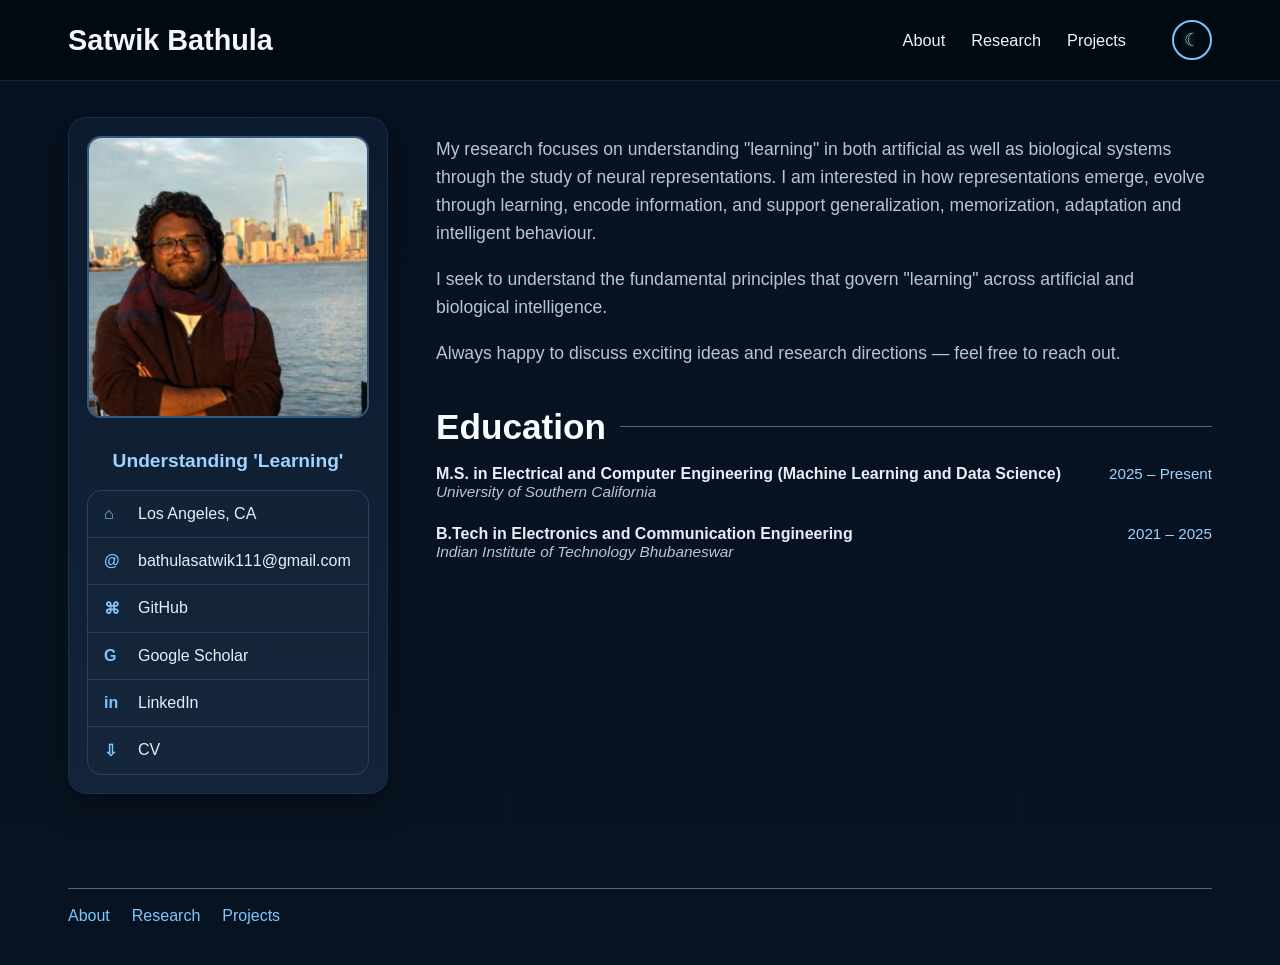
<file: index.html>
<!DOCTYPE html>
<html lang="en">
<head>
  <meta charset="UTF-8" />
  <meta name="viewport" content="width=device-width, initial-scale=1.0" />
  <title>Satwik Bathula</title>
  <link rel="stylesheet" href="style.css" />
</head>
<body>
  <nav class="navbar">
    <div class="nav-inner">
      <div class="brand"><a href="index.html">Satwik Bathula</a></div>
      <div class="nav-links">
        <a href="index.html">About</a>
        <a href="research.html">Research</a>
        <a href="projects.html">Projects</a>
        <button id="theme-toggle" class="theme-toggle">☾</button>
        
      </div>
    </div>
  </nav>

  <main class="page">
    <div class="layout">
      <aside class="sidebar-card">
        <img src="profile.jpg" alt="Satwik Bathula" class="profile-image">

        <div class="sidebar-role">Understanding 'Learning'</div>

        <div class="sidebar-links">
          <a class="sidebar-link">
            <span class="icon">⌂</span>
            <span>Los Angeles, CA</span>
          </a>
          <a class="sidebar-link" href="mailto:bathulasatwik111@gmail.com">
            <span class="icon">@</span>
            <span>bathulasatwik111@gmail.com</span>
          </a>
          <a class="sidebar-link" href="https://github.com/bathulasatwik" target="_blank">
            <span class="icon">⌘</span>
            <span>GitHub</span>
          </a>
          <a class="sidebar-link" href="https://scholar.google.com/citations?user=mRguQBAAAAAJ&hl=en" target="_blank">
            <span class="icon">G</span>
            <span>Google Scholar</span>
          </a>
          <a class="sidebar-link" href="https://www.linkedin.com/in/satwik-bathula-02950623b/" target="_blank">
            <span class="icon">in</span>
            <span>LinkedIn</span>
          </a>
          <a class="sidebar-link" href="Satwik_Bathula_CV.pdf" target="_blank">
            <span class="icon">⇩</span>
            <span>CV</span>
          </a>
        </div>
      </aside>

      <section class="main">
        <div class="intro-text">

          <p>
            My research focuses on understanding "learning" in both artificial as well as biological systems through
            the study of neural representations. I am interested in how representations emerge, evolve through learning,
            encode information, and support generalization, memorization, adaptation and intelligent behaviour. 
          </p>

          <p>
            I seek to understand the fundamental principles that govern "learning" across artificial and biological intelligence. 
          </p>

          <p>
            Always happy to discuss exciting ideas and research directions — feel free to reach out.
          </p>
        </div>

        <div class="section-block">
          <div class="section-title">
            <h2>Education</h2>
            <div class="line"></div>
          </div>

          <div class="section-content">
            <div class="edu-entry">
              <div class="edu-header">
                <div class="edu-degree">
                  M.S. in Electrical and Computer Engineering (Machine Learning and Data Science)
                </div>
                <div class="edu-date">2025 – Present</div>
              </div>
              <div class="edu-school">
                University of Southern California
              </div>
            </div>

            <div class="edu-entry">
              <div class="edu-header">
                <div class="edu-degree">
                  B.Tech in Electronics and Communication Engineering
                </div>
                <div class="edu-date">2021 – 2025</div>
              </div>
              <div class="edu-school">
                Indian Institute of Technology Bhubaneswar
              </div>
            </div>
          </div>
        </div>
      </section>
    </div>
  </main>

  <footer>
    <div class="footer-line"></div>
    <div class="footer-links">
      <a href="index.html">About</a>
      <a href="research.html">Research</a>
      <a href="projects.html">Projects</a>
      
    </div>
  </footer>
  <script>
  const toggleBtn = document.getElementById("theme-toggle");
  const body = document.body;

  function setTheme(theme) {
    if (theme === "light") {
      body.classList.add("light-mode");
      toggleBtn.textContent = "☀";
    } else {
      body.classList.remove("light-mode");
      toggleBtn.textContent = "☾";
    }
    localStorage.setItem("theme", theme);
  }

  const savedTheme = localStorage.getItem("theme") || "dark";
  setTheme(savedTheme);

  toggleBtn.addEventListener("click", () => {
    const newTheme = body.classList.contains("light-mode") ? "dark" : "light";
    setTheme(newTheme);
  });
</script>
</body>
</html>
</file>
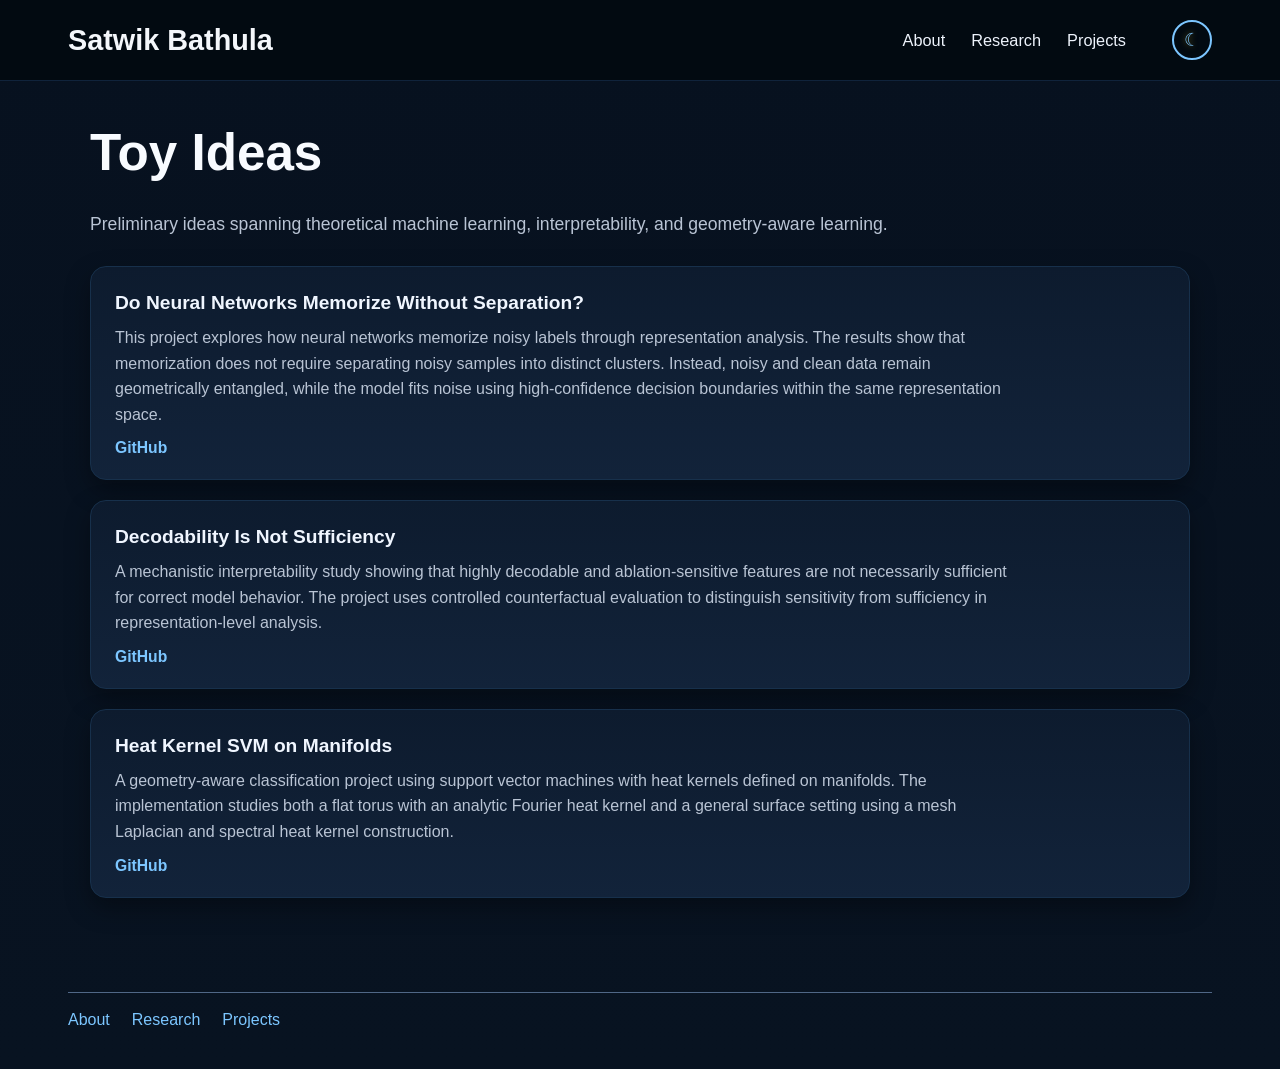
<file: projects.html>
<!DOCTYPE html>
<html lang="en">
<head>
  <meta charset="UTF-8" />
  <meta name="viewport" content="width=device-width, initial-scale=1.0" />
  <title>Projects | Satwik Bathula</title>
  <link rel="stylesheet" href="style.css" />
</head>
<body>
  <nav class="navbar">
    <div class="nav-inner">
      <div class="brand"><a href="index.html">Satwik Bathula</a></div>
      <div class="nav-links">
        <a href="index.html">About</a>
        <a href="research.html">Research</a>
        <a href="projects.html">Projects</a>
        <button id="theme-toggle" class="theme-toggle">☾</button>
      </div>
    </div>
  </nav>

  <main class="page">
    <section class="main projects-main">
      <h1 class="projects-page-title">Toy Ideas</h1>

      <div class="projects-intro">
        <p>
          Preliminary ideas spanning theoretical machine learning, interpretability, and geometry-aware learning.
        </p>
      </div>

      <div class="section-block projects-top-block">


        <div class="project-list">

          <div class="project-card">
            <div class="project-card-title">
              Do Neural Networks Memorize Without Separation?
            </div>
            <div class="project-card-desc">
              This project explores how neural networks memorize noisy labels through representation analysis. The results show that memorization does not require separating noisy samples into distinct clusters. Instead, noisy and clean data remain geometrically entangled, while the model fits noise using high-confidence decision boundaries within the same representation space.
            </div>
            <div class="project-card-links">
              <a href="https://github.com/bathulasatwik/Memorization-Without-Separation" target="_blank" rel="noopener noreferrer">GitHub</a>
            </div>
          </div>

          <div class="project-card">
            <div class="project-card-title">
              Decodability Is Not Sufficiency
            </div>
            <div class="project-card-desc">
              A mechanistic interpretability study showing that highly decodable and ablation-sensitive features are not necessarily sufficient for correct model behavior. The project uses controlled counterfactual evaluation to distinguish sensitivity from sufficiency in representation-level analysis.
            </div>
            <div class="project-card-links">
              <a href="https://github.com/bathulasatwik/sensitivity-vs-sufficiency" target="_blank" rel="noopener noreferrer">GitHub</a>
            </div>
          </div>

          <div class="project-card">
            <div class="project-card-title">
              Heat Kernel SVM on Manifolds
            </div>
            <div class="project-card-desc">
              A geometry-aware classification project using support vector machines with heat kernels defined on manifolds. The implementation studies both a flat torus with an analytic Fourier heat kernel and a general surface setting using a mesh Laplacian and spectral heat kernel construction.
            </div>
            <div class="project-card-links">
              <a href="https://github.com/bathulasatwik/Heat-Kernel-SVM-for-manifolds/blob/main/README.md" target="_blank" rel="noopener noreferrer">GitHub</a>
            </div>
          </div>

        </div>
      </div>
    </section>
  </main>

  <footer>
    <div class="footer-line"></div>
    <div class="footer-links">
      <a href="index.html">About</a>
      <a href="research.html">Research</a>
      <a href="projects.html">Projects</a>
    </div>
  </footer>
  <script>
const toggleBtn = document.getElementById("theme-toggle");
const body = document.body;

function setTheme(theme) {
  if (theme === "light") {
    body.classList.add("light-mode");
    toggleBtn.textContent = "☀";  // moon
  } else {
    body.classList.remove("light-mode");
    toggleBtn.textContent = "☾";  // sun
  }
  localStorage.setItem("theme", theme);
}

const savedTheme = localStorage.getItem("theme") || "dark";
setTheme(savedTheme);

toggleBtn.addEventListener("click", () => {
  const newTheme = body.classList.contains("light-mode") ? "dark" : "light";
  setTheme(newTheme);
});
</script>
</body>
</html>
</file>
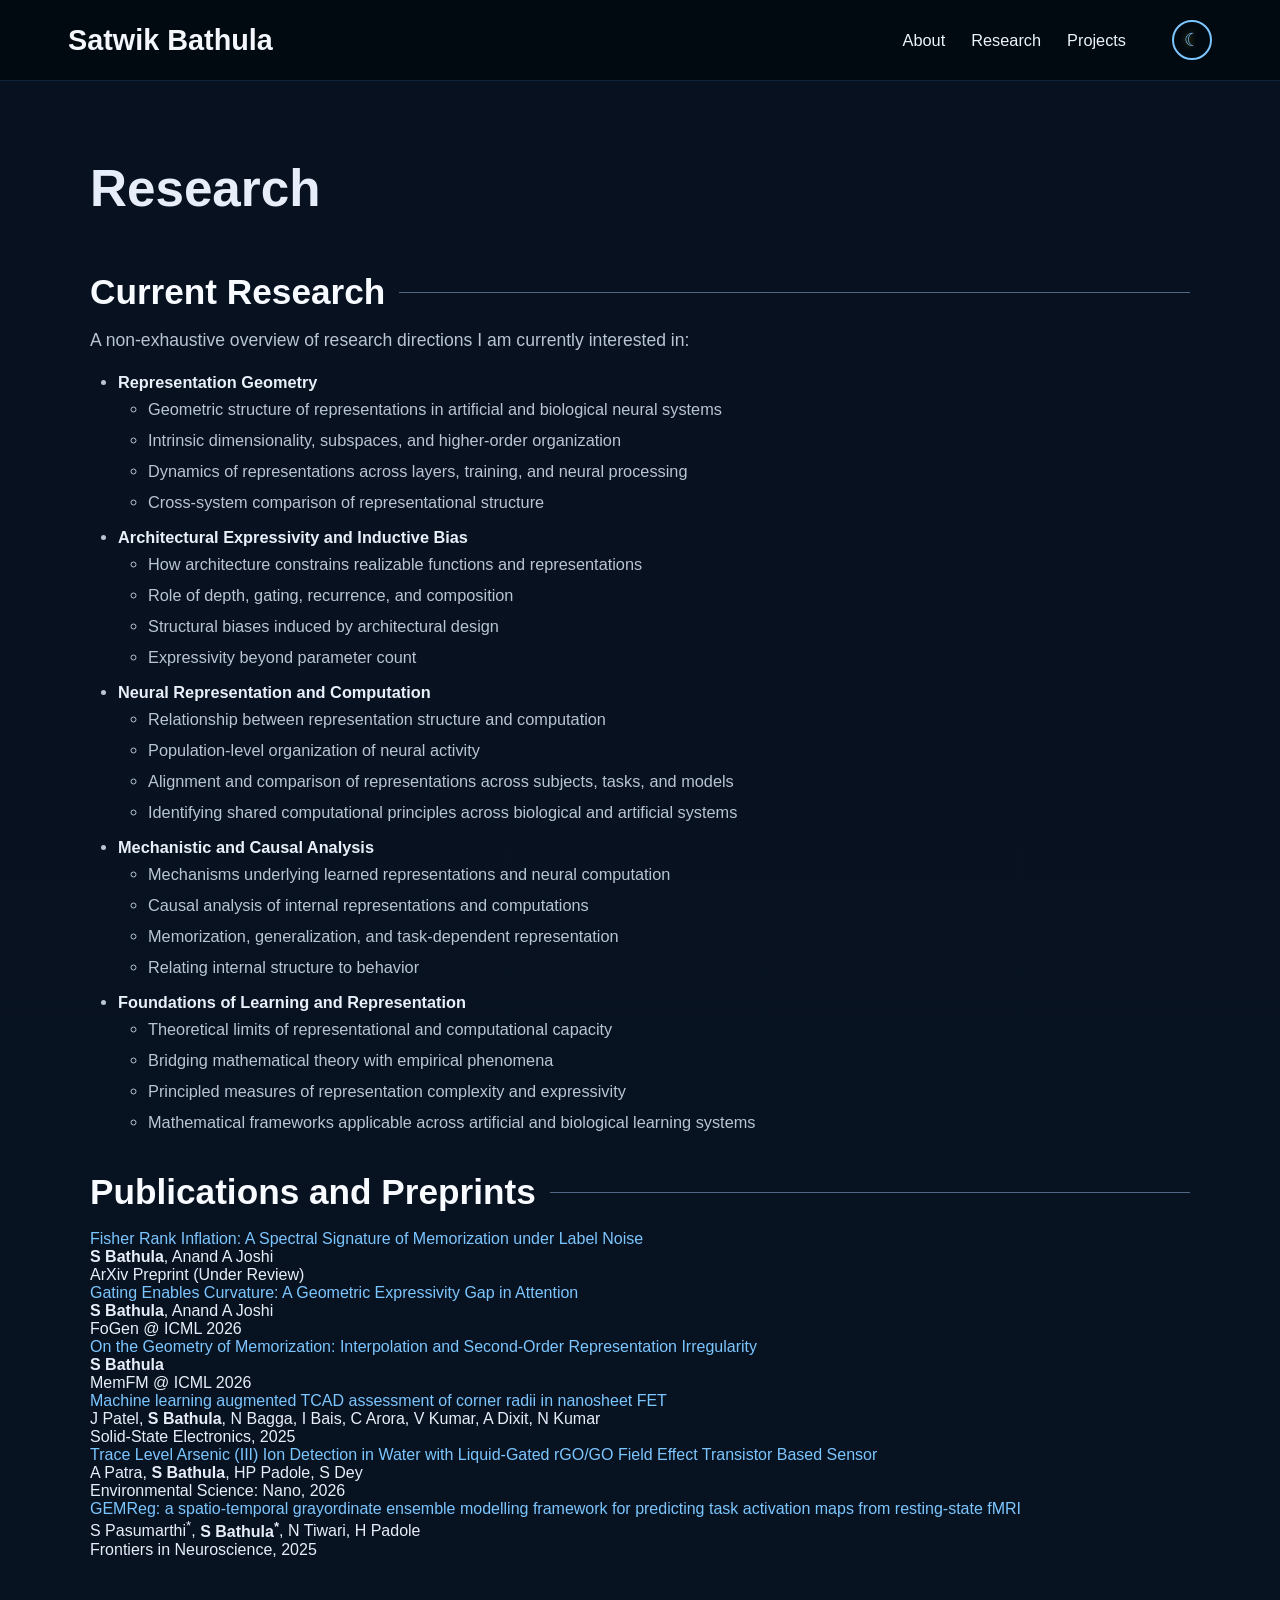
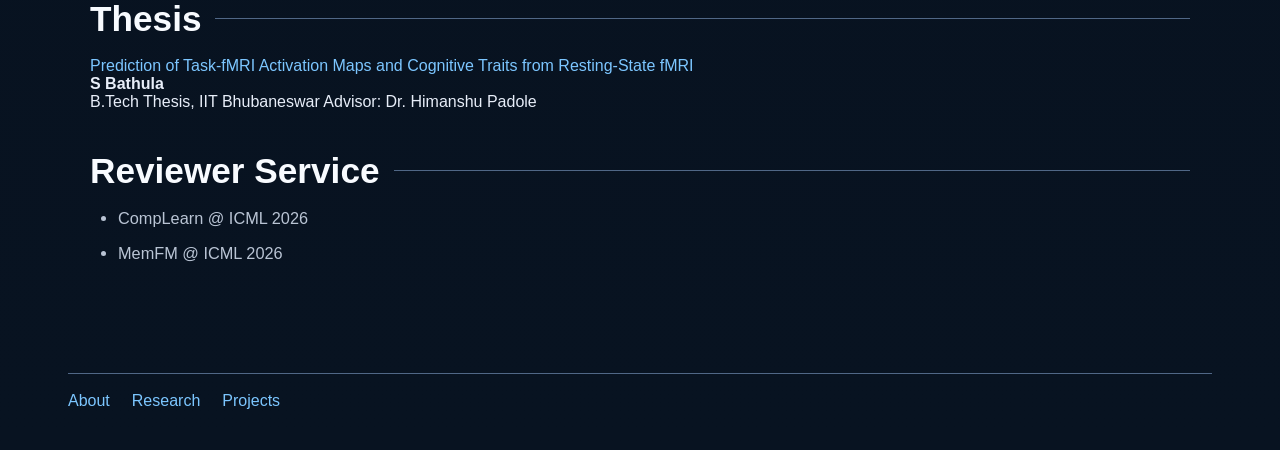
<file: research.html>
<!DOCTYPE html>
<html lang="en">
<head>
  <meta charset="UTF-8" />
  <meta name="viewport" content="width=device-width, initial-scale=1.0" />
  <title>Research | Satwik Bathula</title>
  <link rel="stylesheet" href="style.css" />
</head>
<body>
  <nav class="navbar">
    <div class="nav-inner">
      <div class="brand"><a href="index.html">Satwik Bathula</a></div>
      <div class="nav-links">
        <a href="index.html">About</a>
        <a href="research.html">Research</a>
        <a href="projects.html">Projects</a>
        <button id="theme-toggle" class="theme-toggle">☾</button>
      </div>
    </div>
  </nav>

  <main class="page">
    <section class="main research-main">
      <h1 class="research-page-title">Research</h1>

      <!-- ================= CURRENT RESEARCH ================= -->
      <div class="section-block research-top-block">
        <div class="section-title">
          <h2>Current Research</h2>
          <div class="line"></div>
        </div>

        <div class="section-content research-content">
          <p>
            A non-exhaustive overview of research directions I am currently interested in:
          </p>

          <ul class="research-list level-1">
            <li>
              <strong>Representation Geometry</strong>
              <ul class="research-list level-2">
                <li>Geometric structure of representations in artificial and biological neural systems</li>
                <li>Intrinsic dimensionality, subspaces, and higher-order organization</li>
                <li>Dynamics of representations across layers, training, and neural processing</li>
                <li>Cross-system comparison of representational structure</li>
              </ul>
            </li>

            <li>
              <strong>Architectural Expressivity and Inductive Bias</strong>
              <ul class="research-list level-2">
                <li>How architecture constrains realizable functions and representations</li>
                <li>Role of depth, gating, recurrence, and composition</li>
                <li>Structural biases induced by architectural design</li>
                <li>Expressivity beyond parameter count</li>
              </ul>
            </li>

            <li>
              <strong>Neural Representation and Computation</strong>
              <ul class="research-list level-2">
                <li>Relationship between representation structure and computation</li>
                <li>Population-level organization of neural activity</li>
                <li>Alignment and comparison of representations across subjects, tasks, and models</li>
                <li>Identifying shared computational principles across biological and artificial systems</li>
              </ul>
            </li>

            <li>
              <strong>Mechanistic and Causal Analysis</strong>
              <ul class="research-list level-2">
                <li>Mechanisms underlying learned representations and neural computation</li>
                <li>Causal analysis of internal representations and computations</li>
                <li>Memorization, generalization, and task-dependent representation</li>
                <li>Relating internal structure to behavior</li>
              </ul>
            </li>

            <li>
              <strong>Foundations of Learning and Representation</strong>
              <ul class="research-list level-2">
                <li>Theoretical limits of representational and computational capacity</li>
                <li>Bridging mathematical theory with empirical phenomena</li>
                <li>Principled measures of representation complexity and expressivity</li>
                <li>Mathematical frameworks applicable across artificial and biological learning systems</li>
              </ul>
            </li>
          </ul>
        </div>
      </div>

      <!-- ================= PUBLICATIONS ================= -->
      <div class="section-block">
        <div class="section-title">
          <h2>Publications and Preprints</h2>
          <div class="line"></div>
        </div>

        <div class="pub-list">
          <div class="pub-item">
            <div class="pub-title">
              <a href="https://arxiv.org/abs/2607.12438" target="_blank" rel="noopener noreferrer">
                Fisher Rank Inflation: A Spectral Signature of Memorization under Label Noise
              </a>
            </div>
            <div class="pub-authors">
              <strong>S Bathula</strong>, Anand A Joshi
            </div>
            <div class="pub-venue">
              ArXiv Preprint (Under Review)
            </div>
          </div>
        
        
        <div class="pub-list">
          <div class="pub-item">
            <div class="pub-title">
              <a href="https://openreview.net/forum?id=2A4G243DmP" target="_blank" rel="noopener noreferrer">
                Gating Enables Curvature: A Geometric Expressivity Gap in Attention
              </a>
            </div>
            <div class="pub-authors">
              <strong>S Bathula</strong>, Anand A Joshi
            </div>
            <div class="pub-venue">
              FoGen @ ICML 2026
            </div>
          </div>

        <div class="pub-list">
          <div class="pub-item">
            <div class="pub-title">
              <a href="https://openreview.net/forum?id=khVMWyj9BP" target="_blank" rel="noopener noreferrer">
                On the Geometry of Memorization: Interpolation and Second-Order Representation Irregularity
              </a>
            </div>
            <div class="pub-authors">
              <strong>S Bathula</strong>
            </div>
            <div class="pub-venue">
              MemFM @ ICML 2026
            </div>
          </div>          
          
        

        <div class="pub-list">
          <div class="pub-item">
            <div class="pub-title">
              <a href="https://www.sciencedirect.com/science/article/abs/pii/S0038110125000590" target="_blank" rel="noopener noreferrer">
                Machine learning augmented TCAD assessment of corner radii in nanosheet FET
              </a>
            </div>
            <div class="pub-authors">
              J Patel, <strong>S Bathula</strong>, N Bagga, I Bais, C Arora, V Kumar, A Dixit, N Kumar
            </div>
            <div class="pub-venue">
              Solid-State Electronics, 2025
            </div>
          </div>

          <div class="pub-item">
            <div class="pub-title">
              <a href="https://pubs.rsc.org/en/content/articlelanding/2020/zp/d5en01060h/unauth" target="_blank" rel="noopener noreferrer">
                Trace Level Arsenic (III) Ion Detection in Water with Liquid-Gated rGO/GO Field Effect Transistor Based Sensor
              </a>
            </div>
            <div class="pub-authors">
              A Patra, <strong>S Bathula</strong>, HP Padole, S Dey
            </div>
            <div class="pub-venue">
              Environmental Science: Nano, 2026
            </div>
          </div>

          <div class="pub-item">
            <div class="pub-title">
              <a href="https://www.frontiersin.org/journals/neuroscience/articles/10.3389/fnins.2025.1716271/full" target="_blank" rel="noopener noreferrer">
                GEMReg: a spatio-temporal grayordinate ensemble modelling framework for predicting task activation maps from resting-state fMRI
              </a>
            </div>
            <div class="pub-authors">
              S Pasumarthi<sup>*</sup>, <strong>S Bathula<sup>*</sup></strong>, N Tiwari, H Padole
            </div>
            <div class="pub-venue">
              Frontiers in Neuroscience, 2025
            </div>
          </div>
        </div>
      </div>

      <!-- ================= THESIS ================= -->
      <div class="section-block">
        <div class="section-title">
          <h2>Thesis</h2>
          <div class="line"></div>
        </div>

        <div class="pub-list">
          <div class="pub-item">
            <div class="pub-title">
              <a href="Satwik_BTECH_THESIS-compressed.pdf" target="_blank" rel="noopener noreferrer">
                Prediction of Task-fMRI Activation Maps and Cognitive Traits from Resting-State fMRI
              </a>
            </div>
            <div class="pub-authors">
              <strong>S Bathula</strong>
            </div>
            <div class="pub-venue">
              B.Tech Thesis, IIT Bhubaneswar  
              Advisor: Dr. Himanshu Padole
            </div>
          </div>
        </div>
      </div>

            <!-- ================= REVIEWER SERVICE ================= -->
      <div class="section-block">
        <div class="section-title">
          <h2>Reviewer Service</h2>
          <div class="line"></div>
        </div>

        <div class="section-content">
          <ul class="research-list level-1">
            <li>CompLearn @ ICML 2026</li>
            <li>MemFM @ ICML 2026</li>
          </ul>
        </div>
      </div>  

    
    </section>
  </main>

  <footer>
    <div class="footer-line"></div>
    <div class="footer-links">
      <a href="index.html">About</a>
      <a href="research.html">Research</a>
      <a href="projects.html">Projects</a>
    </div>
  </footer>
  <script>
const toggleBtn = document.getElementById("theme-toggle");
const body = document.body;

function setTheme(theme) {
  if (theme === "light") {
    body.classList.add("light-mode");
    toggleBtn.textContent = "☀";  // moon
  } else {
    body.classList.remove("light-mode");
    toggleBtn.textContent = "☾";  // sun
  }
  localStorage.setItem("theme", theme);
}

const savedTheme = localStorage.getItem("theme") || "dark";
setTheme(savedTheme);

toggleBtn.addEventListener("click", () => {
  const newTheme = body.classList.contains("light-mode") ? "dark" : "light";
  setTheme(newTheme);
});
</script>
</body>
</html>
</file>
<file: style.css>
:root {
  --bg: #07111f;
  --bg2: #081321;
  --panel: #0d1b2e;
  --panel2: #12233a;
  --text: #e8eef9;
  --muted: #b9c4d4;
  --line: #506786;
  --accent: #7cc6ff;
  --accent2: #9fd3ff;
  --shadow: rgba(0, 0, 0, 0.35);
}

* {
  box-sizing: border-box;
}

html {
  scroll-behavior: smooth;
}

body {
  margin: 0;
  font-family: Inter, Arial, sans-serif;
  background: linear-gradient(180deg, var(--bg) 0%, var(--bg2) 100%);
  color: var(--text);
}

a {
  color: var(--accent);
  text-decoration: none;
}

a:hover {
  text-decoration: none;   /* removed underline */
}

/* NAVBAR */
.navbar {
  position: sticky;
  top: 0;
  z-index: 1000;
  background: rgba(3, 10, 18, 0.94);
  backdrop-filter: blur(10px);
  border-bottom: 1px solid #10233b;
}

.nav-inner {
  max-width: 1200px;
  margin: 0 auto;
  padding: 20px 28px;
  display: flex;
  justify-content: space-between;
  align-items: center;
}

.brand a {
  color: #f4f7fb;
  font-size: 1.8rem;
  font-weight: 700;
  line-height: 1;
}

.nav-links {
  display: flex;
  align-items: center;
  gap: 26px;
}

.nav-links a {
  color: #edf3fb;
  font-size: 1.02rem;
  display: flex;
  align-items: center;
}


.theme-toggle {
  margin-left: 8px;

  width: 38px;
  height: 38px;

  display: flex;
  align-items: center;
  justify-content: center;

  border-radius: 50%;
  border: 2px solid var(--accent);
  background: transparent;
  color: #facc15;
  text-shadow: 0 0 6px rgba(250, 204, 21, 0.6);
  font-size: 16px;
  cursor: pointer;
}

.theme-toggle:hover {
  background: rgba(122, 162, 255, 0.15);
}

/* PAGE */
.page {
  max-width: 1200px;
  margin: 0 auto;
  padding: 36px 28px 60px;
}

/* LAYOUT */
.layout {
  display: grid;
  grid-template-columns: 320px 1fr;
  gap: 48px;
}

/* SIDEBAR */
.sidebar-card {
  background: linear-gradient(180deg, var(--panel), var(--panel2));
  border: 1px solid #17304b;
  border-radius: 18px;
  box-shadow: 0 10px 30px var(--shadow);
  padding: 18px;
  position: sticky;
  top: 95px;
}

.profile-image {
  width: 100%;
  aspect-ratio: 1 / 1;
  object-fit: cover;
  object-position: center 30%;
  border-radius: 14px;
  border: 2px solid #35597d;
  margin-bottom: 8px;
}

.sidebar-role {
  text-align: center;
  color: var(--accent2);
  font-weight: 600;
  margin: 20px 0 18px;
  font-size: 1.2rem;
}

.sidebar-links {
  border: 1px solid #264261;
  border-radius: 14px;
  overflow: hidden;
}

.sidebar-link {
  display: flex;
  gap: 12px;
  padding: 14px 16px;
  border-bottom: 1px solid #243f5d;
  background: rgba(255, 255, 255, 0.01);
  color: #e7eef8;
}

.sidebar-link:last-child {
  border-bottom: none;
}

.sidebar-link .icon {
  width: 22px;
  color: var(--accent);
  font-weight: 700;
}



/* MAIN */
.main {
  min-width: 0;
}

/* INTRO TEXT */
.intro-text {
  max-width: 1100px;
}

.intro-text p {
  color: var(--muted);
  line-height: 1.6;
  font-size: 1.1rem;
  margin-bottom: 16px;
}

/* SECTIONS */
.section-block {
  margin-top: 40px;
}

.section-title {
  display: flex;
  align-items: center;
  gap: 14px;
  margin-bottom: 18px;
}

.section-title h2 {
  font-size: 2.2rem;
  color: #f8fbff;
  margin: 0;
}

.section-title .line {
  flex: 1;
  height: 1px;
  background: var(--line);
}

/* EDUCATION */
.edu-entry {
  margin-bottom: 24px;
}

.edu-header {
  display: flex;
  justify-content: space-between;
  align-items: baseline;
}

.edu-degree {
  font-size: 1rem;
  font-weight: 600;
  flex: 1;
}

.edu-date {
  font-size: 0.95rem;
  color: var(--accent2);
}

.edu-school {
  font-size: 0.96rem;
  color: var(--muted);
  font-style: italic;
}

/* RESEARCH PAGE */
.research-main {
  max-width: 1100px;
  margin: 0 auto;
}

.research-page-title {
  font-size: 3.2rem;
  margin-bottom: 54px;
}

.research-content p {
  font-size: 1.1rem;
  margin-bottom: 22px;
  color: var(--muted);
}

.research-list {
  padding-left: 28px;
}

.research-list li {
  margin-bottom: 12px;
  font-size: 1.02rem;
  color: var(--muted);
}

.research-list.level-1 > li {
  margin-bottom: 16px;
}

.research-list.level-1 strong {
  color: #e9f0fa;
}

.research-list.level-2 {
  margin-top: 8px;
  padding-left: 30px;
}

/* FOOTER */
footer {
  max-width: 1200px;
  margin: auto;
  padding: 8px 28px 40px;
}

.footer-line {
  height: 1px;
  background: var(--line);
  margin: 26px 0 18px;
}

.footer-links {
  display: flex;
  gap: 22px;
  color: var(--muted);
}

/* RESPONSIVE */
@media (max-width: 900px) {
  .layout {
    grid-template-columns: 1fr;
  }

  .sidebar-card {
    position: static;
  }

  .nav-inner {
    flex-direction: column;
    gap: 14px;
  }

  .research-page-title {
    font-size: 2.4rem;
  }

  .edu-header {
    flex-direction: column;
    gap: 4px;
  }
}


.projects-main {
  max-width: 1100px;
  margin: 0 auto;
  padding-top: 6px;
}

.projects-page-title {
  margin: 0 0 28px;
  font-size: 3.2rem;
  font-weight: 700;
  color: #f8fbff;
}

.projects-intro {
  max-width: 980px;
  margin-bottom: 8px;
}

.projects-intro p {
  color: var(--muted);
  font-size: 1.1rem;
  line-height: 1.6;
  margin: 0;
}

.projects-top-block {
  margin-top: 28px;
}

.project-list {
  display: flex;
  flex-direction: column;
  gap: 20px;
  margin-top: 6px;
}

.project-card {
  background: linear-gradient(180deg, var(--panel) 0%, var(--panel2) 100%);
  border: 1px solid #17304b;
  border-radius: 16px;
  box-shadow: 0 10px 24px var(--shadow);
  padding: 22px 24px;
  transition: transform 0.2s ease, box-shadow 0.2s ease;
}

.project-card:hover {
  transform: translateY(-3px);
  box-shadow: 0 14px 32px rgba(0, 0, 0, 0.4);
}

.project-card-title {
  font-size: 1.2rem;
  font-weight: 700;
  color: #f0f6ff;
  line-height: 1.45;
  margin-bottom: 8px;
}

.project-card-desc {
  max-width: 900px;
  font-size: 1rem;
  color: var(--muted);
  line-height: 1.6;
}

.project-card-links {
  margin-top: 12px;
}

.project-card-links a {
  color: var(--accent);
  font-size: 0.98rem;
  font-weight: 600;
}

.project-card-links a:hover {
  text-decoration: underline;
}

@media (max-width: 900px) {
  .projects-page-title {
    font-size: 2.4rem;
    margin-bottom: 22px;
  }

  .project-card {
    padding: 18px 18px;
  }
}

/* ================= THEME TOGGLE ================= */
.theme-toggle {
  margin-left: 20px;
  width: 40px;
  height: 40px;
  border-radius: 50%;
  border: 2px solid var(--accent);
  background: transparent;
  color: var(--accent);
  font-size: 18px;
  cursor: pointer;
}

.theme-toggle:hover {
  background: rgba(122,162,255,0.15);
}

/* ================= LIGHT MODE ================= */
body.light-mode {
  --bg: #f3f4f6;
  --bg2: #e5e7eb;
  --text: #111827;
  --muted: #374151;
  --accent: #2563eb;
  --line: #94a3b8;

  background: linear-gradient(180deg, var(--bg), var(--bg2));
  color: var(--text);
}

body.light-mode .navbar {
  background: #222;
}

body.light-mode .brand a {
  color: #ffffff;
}

body.light-mode .nav-links a {
  color: #f3f4f6;
}

body.light-mode .sidebar-card {
  background: rgba(255,255,255,0.8);
}

body.light-mode .intro-text p {
  color: #374151;
}

body.light-mode .intro-text p:first-child {
  color: #111827;
}

body.light-mode .education-degree {
  color: #111827;
}

body.light-mode .education-school {
  color: #6b7280;
}


/* ---------- LIGHT MODE FIXES ---------- */

body.light-mode .sidebar-name {
  color: #111827;
}

body.light-mode .sidebar-role {
  color: #2563eb;
}

body.light-mode .sidebar-link {
  color: #374151;
  border-bottom: 1px solid rgba(0, 0, 0, 0.12);
}

body.light-mode .sidebar-link:hover {
  color: #111827;
  background: rgba(0, 0, 0, 0.03);
}

body.light-mode .icon {
  color: #2563eb;
}

body.light-mode .section-header h2 {
  color: #111827;
}

body.light-mode .education-degree {
  color: #111827;
}

body.light-mode .education-school {
  color: #4b5563;
}

body.light-mode .line {
  background: #94a3b8;
}

body.light-mode .sidebar-card {
  background: rgba(255, 255, 255, 0.75);
  border: 1px solid rgba(0, 0, 0, 0.08);
}

body.light-mode .profile-image {
  border: 1px solid rgba(0, 0, 0, 0.12);
}

/* ---------- FIX: LIGHT MODE EDUCATION VISIBILITY ---------- */

body.light-mode .section-header h2 {
  color: #111827;   /* dark text */
}

body.light-mode .education-degree {
  color: #111827;   /* strong dark */
}

body.light-mode .education-school {
  color: #4b5563;   /* medium gray */
}

/* FIX YEARS VISIBILITY */
body.light-mode .education-years {
  color: #2563eb;   /* stronger blue */
  font-weight: 500;
}

/* ensure divider is visible */
body.light-mode .line {
  background: #9ca3af;
}


/* ---------- FINAL LIGHT MODE FIXES FOR CURRENT CLASSES ---------- */

body.light-mode .section-title h2 {
  color: #111827 !important;
}

body.light-mode .edu-degree {
  color: #111827 !important;
}

body.light-mode .edu-school {
  color: #4b5563 !important;
}

body.light-mode .edu-date {
  color: #2563eb !important;
  font-weight: 600;
}

body.light-mode .line {
  background: #9ca3af !important;
}

/* ---------- THEME TOGGLE LIGHT MODE FIX ---------- */

body.light-mode .theme-toggle {
  color: #ffffff;     /* moon white */
  text-shadow: none;  /* remove yellow glow */
}


/* ---------- LIGHT MODE FIXES: PROJECTS PAGE ---------- */

body.light-mode .projects-page-title {
  color: #111827 !important;
}

body.light-mode .projects-intro p {
  color: #374151 !important;
}

body.light-mode .project-card {
  background: rgba(255, 255, 255, 0.85) !important;
  border: 1px solid rgba(0, 0, 0, 0.08) !important;
  box-shadow: 0 10px 24px rgba(0, 0, 0, 0.08) !important;
}

body.light-mode .project-card-title {
  color: #111827 !important;
}

body.light-mode .project-card-desc {
  color: #4b5563 !important;
}

body.light-mode .project-card-links a {
  color: #2563eb !important;
}


/* ---------- LIGHT MODE FIXES: RESEARCH PAGE ---------- */

body.light-mode .research-page-title {
  color: #111827 !important;
}

body.light-mode .research-content p {
  color: #374151 !important;
}

body.light-mode .research-list li {
  color: #374151 !important;
}

body.light-mode .research-list.level-1 strong,
body.light-mode .research-list strong {
  color: #111827 !important;
}
</file>
